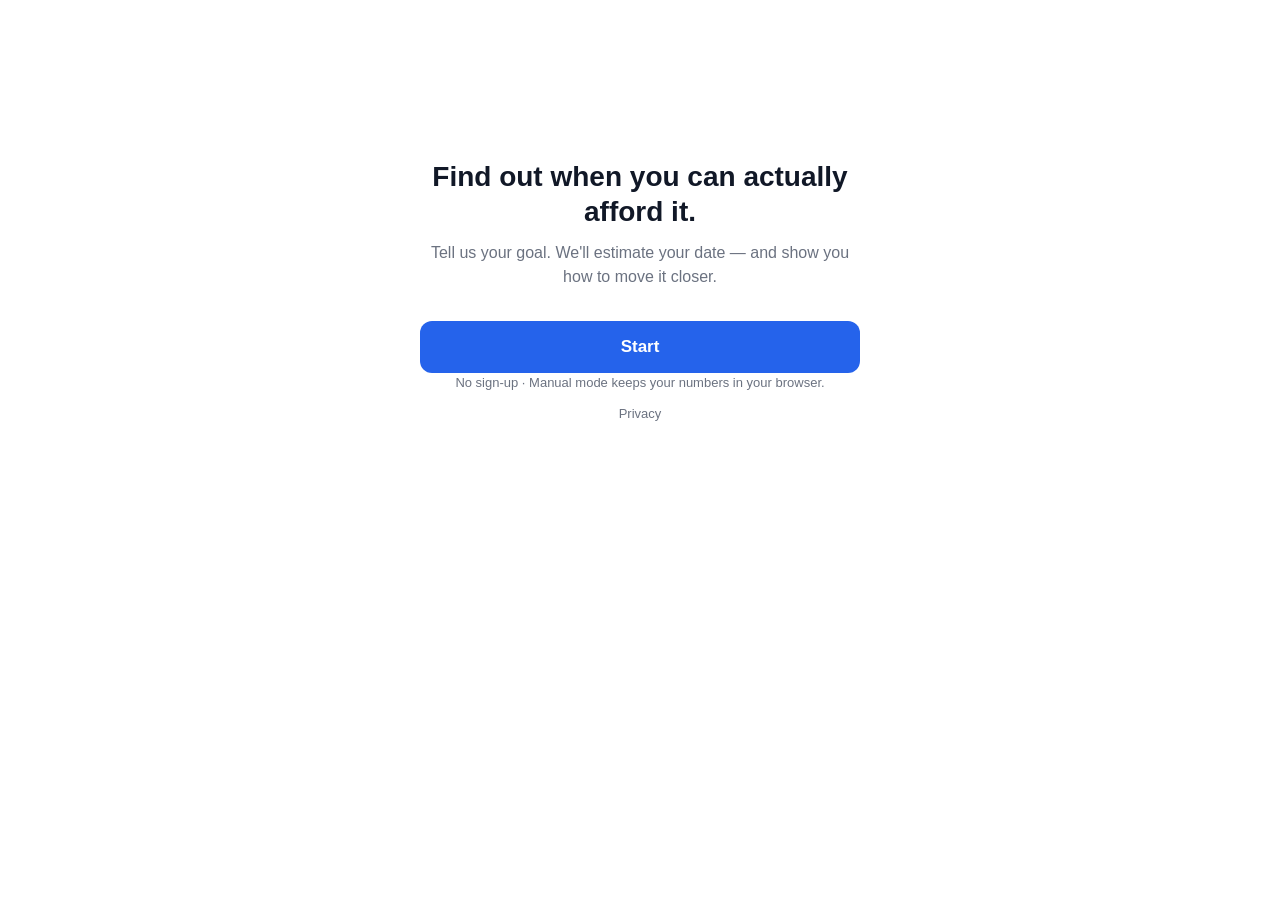
<file: index.html>
<!DOCTYPE html>
<html lang="en">
<head>
<meta charset="UTF-8">
<meta name="viewport" content="width=device-width, initial-scale=1.0">
<title>Goal Planner — Find out when you can afford it</title>
<meta name="description" content="Tell us your goal. We'll estimate your date — and show you how to move it closer.">

<!-- og:url is a placeholder — replace with the real deployed URL. -->
<meta property="og:type" content="website">
<meta property="og:url" content="https://goalplanner.app/">
<meta property="og:title" content="Goal Planner — Find out when you can actually afford it">
<meta property="og:description" content="Tell us your goal. We'll estimate your date — and show you how to move it closer.">
<meta property="og:image" content="assets/og-image.png">
<meta name="twitter:card" content="summary_large_image">
<meta name="twitter:title" content="Goal Planner — Find out when you can actually afford it">
<meta name="twitter:description" content="Tell us your goal. We'll estimate your date — and show you how to move it closer.">
<meta name="twitter:image" content="assets/og-image.png">

<link rel="stylesheet" href="css/style.css">
</head>
<body>
<div class="app-shell">

  <!-- Step 0: Landing -->
  <section id="step-0" class="step is-active" data-step="0">
    <div class="landing">
      <h1>Find out when you can actually afford it.</h1>
      <p class="sub-line">Tell us your goal. We'll estimate your date — and show you how to move it closer.</p>
      <button type="button" class="btn btn-primary" id="start-btn">Start</button>
      <p class="disclaimer landing-reassurance">No sign-up · Manual mode keeps your numbers in your browser.</p>
    </div>
  </section>

  <!-- Step 1: Goal -->
  <section id="step-1" class="step" data-step="1">
    <button type="button" class="btn-back" data-back>&larr; Back</button>

    <!-- AI free-text goal entry (V1/B1) — shown only when PARSE_ENABLED is true -->
    <div class="ai-goal-entry" id="ai-goal-entry" hidden>
      <h2>Tell us your goal</h2>
      <label for="ai-goal-text">What do you want?</label>
      <textarea id="ai-goal-text" maxlength="300" rows="3" placeholder="e.g. I want to buy a bike in about 2 years"></textarea>
      <p class="field-error" id="ai-goal-error" hidden></p>
      <button type="button" class="btn btn-primary" id="ai-parse-btn">Continue</button>
      <button type="button" class="btn-link" id="ai-manual-link">Enter details manually</button>
    </div>

    <div id="manual-goal-fields">
      <h2>What do you want?</h2>

      <label for="goal-name">Goal</label>
      <input type="text" id="goal-name" placeholder="e.g. A new car" autocomplete="off">

      <div class="chip-row" id="preset-chips">
        <button type="button" class="chip" data-preset="Car" data-cost="800000">Car</button>
        <button type="button" class="chip" data-preset="Bike" data-cost="80000">Bike</button>
        <button type="button" class="chip" data-preset="Trip" data-cost="150000">Trip</button>
        <button type="button" class="chip" data-preset="Wedding" data-cost="1500000">Wedding</button>
        <button type="button" class="chip" data-preset="House down payment" data-cost="1000000">House down payment</button>
        <button type="button" class="chip" data-preset="" data-cost="">Custom</button>
      </div>

      <label for="goal-cost">Estimated cost</label>
      <div class="input-prefix">
        <span class="prefix">₹</span>
        <input type="number" id="goal-cost" inputmode="numeric" min="0" placeholder="0">
      </div>

      <p class="field-error" id="goal-error" hidden></p>

      <button type="button" class="btn btn-primary" id="to-step-2">Next</button>
    </div>
  </section>

  <!-- Step 2: Finances -->
  <section id="step-2" class="step" data-step="2">
    <button type="button" class="btn-back" data-back>&larr; Back</button>
    <h2>Your finances</h2>

    <label for="current-savings">Saved so far</label>
    <div class="input-prefix">
      <span class="prefix">₹</span>
      <input type="number" id="current-savings" inputmode="numeric" min="0" placeholder="0">
    </div>

    <label for="monthly-income">Monthly take-home income</label>
    <div class="input-prefix">
      <span class="prefix">₹</span>
      <input type="number" id="monthly-income" inputmode="numeric" min="0" placeholder="0">
    </div>

    <label for="monthly-expenses">Monthly expenses</label>
    <div class="input-prefix">
      <span class="prefix">₹</span>
      <input type="number" id="monthly-expenses" inputmode="numeric" min="0" placeholder="0">
    </div>
    <p class="helper-text">
      Not sure? A common starting point is 70% of income
      <button type="button" class="btn-link" id="fill-70">Use 70%</button>
    </p>

    <details class="target-date-section" id="target-date-details">
      <summary>I have a target date</summary>
      <div class="target-date-fields">
        <label for="target-month">Month</label>
        <select id="target-month">
          <option value="1">January</option>
          <option value="2">February</option>
          <option value="3">March</option>
          <option value="4">April</option>
          <option value="5">May</option>
          <option value="6">June</option>
          <option value="7">July</option>
          <option value="8">August</option>
          <option value="9">September</option>
          <option value="10">October</option>
          <option value="11">November</option>
          <option value="12">December</option>
        </select>

        <label for="target-year">Year</label>
        <input type="number" id="target-year" inputmode="numeric" placeholder="2027">
      </div>
    </details>

    <p class="field-error" id="finances-error" hidden></p>

    <button type="button" class="btn btn-primary" id="to-step-3">See my date</button>
  </section>

  <!-- Step 3: Reveal -->
  <section id="step-3" class="step" data-step="3">
    <button type="button" class="btn-back" data-back>&larr; Back</button>
    <h2 class="sr-only">Your result</h2>

    <div class="reveal">
      <div aria-live="polite">
        <p class="reveal-eyebrow" id="reveal-eyebrow">At your current pace</p>
        <p class="reveal-headline" id="reveal-headline">—</p>
        <p class="reveal-subline" id="reveal-subline" hidden></p>

        <p class="reveal-unreachable-msg" id="reveal-unreachable-msg" hidden>Move the sliders to see what would make this possible.</p>

        <p class="reveal-gap-sentence" id="reveal-gap-sentence"></p>
      </div>

      <div class="whatif-sliders">
        <div class="slider-group">
          <label for="savings-slider">Monthly savings <span class="slider-value" id="savings-slider-value"></span></label>
          <input type="range" id="savings-slider" min="0" max="0" step="500" value="0">
        </div>

        <div class="slider-group">
          <label for="goal-slider">Goal amount <span class="slider-value" id="goal-slider-value"></span></label>
          <input type="range" id="goal-slider" min="-30" max="30" step="1" value="0">
        </div>
      </div>

      <div class="preset-row" id="preset-row">
        <button type="button" class="preset-btn" data-preset="current">Current</button>
        <button type="button" class="preset-btn" data-preset="faster">Faster</button>
        <button type="button" class="preset-btn" data-preset="aggressive">Aggressive</button>
      </div>

      <div class="share-row">
        <button type="button" class="btn btn-secondary" id="share-btn">Share this result</button>
      </div>

      <p class="disclaimer">Estimates based on the numbers you entered. Not financial advice.</p>

      <div class="retention-card" id="retention-card">
        <div class="retention-prompt" id="retention-prompt">
          <p class="retention-question">Want a monthly update on this date?</p>
          <form class="retention-form" id="retention-form">
            <input type="email" id="retention-email" placeholder="you@example.com" required aria-label="Email address">
            <button type="submit" class="btn-retention" id="retention-submit">Yes</button>
          </form>
        </div>
        <p class="retention-thankyou" id="retention-thankyou" hidden>Thanks — we'll keep you posted.</p>
      </div>
    </div>
  </section>

  <footer class="app-footer">
    <a href="privacy.html">Privacy</a>
  </footer>

  <!-- Share card panel -->
  <div class="share-panel" id="share-panel" hidden>
    <div class="share-panel-inner">
      <img id="share-card-preview" class="share-card-preview" alt="Shareable result card">
      <div class="share-panel-actions">
        <a id="share-whatsapp-link" class="btn btn-primary" target="_blank" rel="noopener">Share on WhatsApp</a>
        <button type="button" class="btn btn-secondary" id="share-copy-link-btn">Copy link</button>
        <a id="share-download-link" class="btn btn-secondary" download="goal-planner-result.png">Download PNG</a>
        <button type="button" class="btn-link" id="share-close-btn">Close</button>
      </div>
    </div>
  </div>

</div>

<script type="module" src="js/app.js"></script>
</body>
</html>
</file>
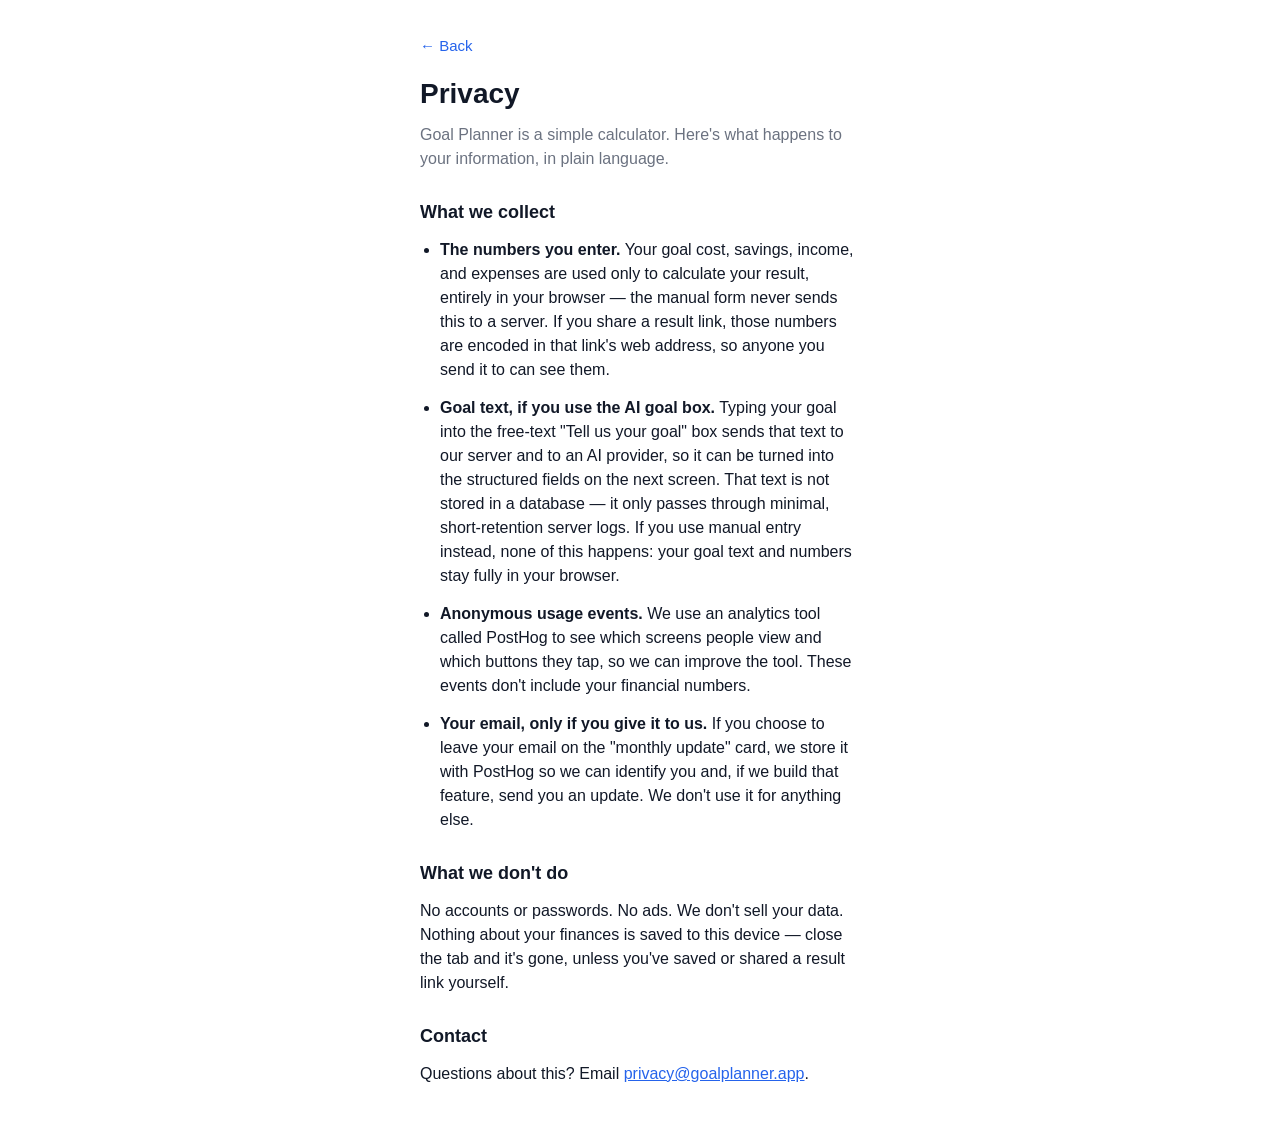
<file: privacy.html>
<!DOCTYPE html>
<html lang="en">
<head>
<meta charset="UTF-8">
<meta name="viewport" content="width=device-width, initial-scale=1.0">
<title>Privacy — Goal Planner</title>
<link rel="stylesheet" href="css/style.css">
</head>
<body>
<div class="app-shell static-page">
  <a href="index.html" class="btn-back">&larr; Back</a>

  <h1>Privacy</h1>
  <p class="sub-line">Goal Planner is a simple calculator. Here's what happens to your information, in plain language.</p>

  <h2>What we collect</h2>
  <ul class="privacy-list">
    <li><strong>The numbers you enter.</strong> Your goal cost, savings, income, and expenses are used only to calculate your result, entirely in your browser — the manual form never sends this to a server. If you share a result link, those numbers are encoded in that link's web address, so anyone you send it to can see them.</li>
    <li><strong>Goal text, if you use the AI goal box.</strong> Typing your goal into the free-text "Tell us your goal" box sends that text to our server and to an AI provider, so it can be turned into the structured fields on the next screen. That text is not stored in a database — it only passes through minimal, short-retention server logs. If you use manual entry instead, none of this happens: your goal text and numbers stay fully in your browser.</li>
    <li><strong>Anonymous usage events.</strong> We use an analytics tool called PostHog to see which screens people view and which buttons they tap, so we can improve the tool. These events don't include your financial numbers.</li>
    <li><strong>Your email, only if you give it to us.</strong> If you choose to leave your email on the "monthly update" card, we store it with PostHog so we can identify you and, if we build that feature, send you an update. We don't use it for anything else.</li>
  </ul>

  <h2>What we don't do</h2>
  <p>No accounts or passwords. No ads. We don't sell your data. Nothing about your finances is saved to this device — close the tab and it's gone, unless you've saved or shared a result link yourself.</p>

  <h2>Contact</h2>
  <!-- Placeholder — replace with your real contact address before launch. -->
  <p>Questions about this? Email <a href="mailto:privacy@goalplanner.app">privacy@goalplanner.app</a>.</p>
</div>
</body>
</html>
</file>
<file: css/style.css>
:root {
  --accent: #2563eb;
  --accent-dark: #1d4ed8;
  --text: #111827;
  --text-muted: #6b7280;
  --border: #d1d5db;
  --bg: #ffffff;
  --error: #dc2626;
  --font: -apple-system, BlinkMacSystemFont, "Segoe UI", Roboto, Helvetica, Arial, sans-serif;
}

* {
  box-sizing: border-box;
}

html,
body {
  margin: 0;
  padding: 0;
}

body {
  font-family: var(--font);
  color: var(--text);
  background: var(--bg);
  line-height: 1.5;
}

.app-shell {
  max-width: 480px;
  margin: 0 auto;
  padding: 24px 20px 40px;
  min-height: 100vh;
}

.step {
  display: none;
}

.step.is-active {
  display: block;
}

h1 {
  font-size: 1.75rem;
  line-height: 1.25;
  margin: 0 0 12px;
}

h2 {
  font-size: 1.375rem;
  margin: 0 0 20px;
}

.landing {
  padding-top: 15vh;
  text-align: center;
}

.sub-line {
  color: var(--text-muted);
  margin: 0 0 32px;
  font-size: 1rem;
}

.landing-reassurance {
  margin-top: 16px;
}

label {
  display: block;
  font-weight: 600;
  font-size: 0.9375rem;
  margin: 20px 0 8px;
}

input[type="text"],
input[type="number"],
select {
  width: 100%;
  min-height: 48px;
  padding: 12px 14px;
  font-size: 1rem;
  border: 1px solid var(--border);
  border-radius: 10px;
  font-family: inherit;
  background: var(--bg);
  color: var(--text);
}

input:focus,
select:focus {
  outline: none;
  border-color: var(--accent);
  box-shadow: 0 0 0 3px rgba(37, 99, 235, 0.15);
}

.input-prefix {
  position: relative;
  display: flex;
  align-items: center;
}

.input-prefix .prefix {
  position: absolute;
  left: 14px;
  color: var(--text-muted);
  font-size: 1rem;
  pointer-events: none;
}

.input-prefix input {
  padding-left: 30px;
}

.btn {
  display: flex;
  align-items: center;
  justify-content: center;
  width: 100%;
  min-height: 52px;
  border: none;
  border-radius: 12px;
  font-size: 1.0625rem;
  font-weight: 600;
  font-family: inherit;
  cursor: pointer;
  text-decoration: none;
  box-sizing: border-box;
}

.btn-primary {
  background: var(--accent);
  color: #ffffff;
  margin-top: 28px;
}

.btn-primary:active {
  background: var(--accent-dark);
}

.btn-secondary {
  background: #eff6ff;
  color: var(--accent);
}

.btn-secondary:active {
  background: #dbeafe;
}

.btn-back {
  display: inline-flex;
  align-items: center;
  background: none;
  border: none;
  color: var(--text-muted);
  font-size: 0.9375rem;
  font-family: inherit;
  padding: 8px 0;
  margin-bottom: 8px;
  min-height: 44px;
  cursor: pointer;
  text-decoration: none;
}

.btn-link {
  background: none;
  border: none;
  color: var(--accent);
  font-weight: 600;
  font-family: inherit;
  font-size: inherit;
  padding: 0;
  margin-left: 4px;
  cursor: pointer;
  min-height: 44px;
}

.chip-row {
  display: flex;
  flex-wrap: wrap;
  gap: 8px;
  margin: 12px 0 4px;
}

.chip {
  min-height: 44px;
  padding: 0 16px;
  border: 1px solid var(--border);
  border-radius: 999px;
  background: var(--bg);
  color: var(--text);
  font-family: inherit;
  font-size: 0.9375rem;
  cursor: pointer;
}

.chip:active {
  background: #eff6ff;
  border-color: var(--accent);
}

.helper-text {
  color: var(--text-muted);
  font-size: 0.875rem;
  margin: 8px 0 0;
}

.target-date-section {
  margin-top: 24px;
  border-top: 1px solid var(--border);
  padding-top: 16px;
}

.target-date-section summary {
  cursor: pointer;
  font-weight: 600;
  min-height: 44px;
  display: flex;
  align-items: center;
}

.target-date-fields {
  display: flex;
  flex-wrap: wrap;
  align-items: center;
  gap: 8px 12px;
  margin-top: 12px;
}

.target-date-fields label {
  margin: 0;
  font-weight: 500;
}

.target-date-fields select,
.target-date-fields input {
  flex: 1;
  min-width: 100px;
}

.field-error {
  color: var(--error);
  font-size: 0.875rem;
  margin: 16px 0 0;
}

/* AI free-text goal entry (V1/B1) */

.ai-goal-entry textarea {
  width: 100%;
  min-height: 96px;
  padding: 12px 14px;
  font-size: 1rem;
  border: 1px solid var(--border);
  border-radius: 10px;
  font-family: inherit;
  background: var(--bg);
  color: var(--text);
  resize: vertical;
}

.ai-goal-entry textarea:focus {
  outline: none;
  border-color: var(--accent);
  box-shadow: 0 0 0 3px rgba(37, 99, 235, 0.15);
}

.ai-goal-entry .btn-link {
  display: block;
  width: 100%;
  text-align: center;
  margin: 16px 0 0;
}

/* Reveal screen */

.reveal-eyebrow {
  color: var(--text-muted);
  font-size: 0.9375rem;
  font-weight: 600;
  margin: 8px 0 4px;
}

.reveal-headline {
  font-size: 2.5rem;
  line-height: 1.15;
  font-weight: 800;
  margin: 0 0 16px;
}

@keyframes reveal-pulse {
  0% { opacity: 0.45; transform: translateY(3px); }
  100% { opacity: 1; transform: translateY(0); }
}

.reveal-headline.pulse {
  animation: reveal-pulse 0.2s ease-out;
}

.reveal-subline {
  font-size: 1rem;
  color: var(--text-muted);
  margin: -8px 0 16px;
}

.reveal-unreachable-msg {
  background: #fef3c7;
  color: #92400e;
  border-radius: 10px;
  padding: 12px 14px;
  font-size: 0.9375rem;
  font-weight: 600;
  margin: 0 0 16px;
}

.reveal-gap-sentence {
  font-size: 1.0625rem;
  margin: 0 0 28px;
}

.whatif-sliders {
  border-top: 1px solid var(--border);
  padding-top: 20px;
}

.slider-group {
  margin-bottom: 24px;
}

.slider-group label {
  display: flex;
  justify-content: space-between;
  align-items: baseline;
  margin: 0 0 10px;
}

.slider-value {
  font-weight: 700;
  color: var(--accent);
}

input[type="range"] {
  width: 100%;
  height: 44px;
  margin: 0;
  accent-color: var(--accent);
  cursor: pointer;
}

input[type="range"]:focus-visible {
  outline: 3px solid var(--accent);
  outline-offset: 4px;
  border-radius: 8px;
}

.preset-row {
  display: flex;
  gap: 8px;
  margin: 4px 0 28px;
}

.preset-btn {
  flex: 1;
  min-height: 44px;
  border: 1px solid var(--border);
  border-radius: 10px;
  background: var(--bg);
  color: var(--text);
  font-family: inherit;
  font-size: 0.9375rem;
  font-weight: 600;
  cursor: pointer;
}

.preset-btn:active {
  background: #eff6ff;
  border-color: var(--accent);
}

.disclaimer {
  color: var(--text-muted);
  font-size: 0.8125rem;
  text-align: center;
  margin: 0;
}

.share-row {
  margin: 0 0 20px;
}

.share-panel {
  position: fixed;
  inset: 0;
  background: rgba(17, 24, 39, 0.6);
  display: flex;
  align-items: center;
  justify-content: center;
  padding: 24px;
  z-index: 50;
}

.share-panel[hidden] {
  display: none;
}

.share-panel-inner {
  width: 100%;
  max-width: 320px;
  display: flex;
  flex-direction: column;
  align-items: center;
}

.share-card-preview {
  width: 100%;
  max-width: 260px;
  border-radius: 16px;
  box-shadow: 0 12px 32px rgba(0, 0, 0, 0.35);
  margin-bottom: 20px;
}

.share-panel-actions {
  display: flex;
  flex-direction: column;
  gap: 10px;
  width: 100%;
}

.share-panel-actions .btn-link {
  align-self: center;
}

.retention-card {
  margin-top: 32px;
  padding-top: 20px;
  border-top: 1px solid var(--border);
  text-align: center;
}

.retention-question {
  color: var(--text-muted);
  font-size: 0.875rem;
  margin: 0 0 10px;
}

.retention-form {
  display: flex;
  gap: 8px;
}

.retention-form input[type="email"] {
  flex: 1;
  min-height: 44px;
  padding: 10px 12px;
  font-size: 0.9375rem;
  border: 1px solid var(--border);
  border-radius: 8px;
  font-family: inherit;
  background: var(--bg);
  color: var(--text);
}

.btn-retention {
  min-height: 44px;
  padding: 0 20px;
  border: none;
  border-radius: 8px;
  background: var(--accent);
  color: #ffffff;
  font-family: inherit;
  font-size: 0.9375rem;
  font-weight: 600;
  cursor: pointer;
}

.retention-thankyou {
  color: var(--text-muted);
  font-size: 0.875rem;
  margin: 0;
}

/* Static pages (privacy) */

.static-page h2 {
  font-size: 1.125rem;
  margin: 28px 0 12px;
}

.static-page p {
  margin: 0 0 12px;
}

.static-page a {
  color: var(--accent);
}

.privacy-list {
  margin: 0 0 12px;
  padding-left: 20px;
}

.privacy-list li {
  margin-bottom: 14px;
}

/* Footer */

.app-footer {
  max-width: 480px;
  margin: 0 auto;
  padding: 8px 20px 32px;
  text-align: center;
}

.app-footer a {
  color: var(--text-muted);
  font-size: 0.8125rem;
  text-decoration: none;
}

.app-footer a:active {
  color: var(--accent);
}

/* Screen-reader-only content: keeps heading structure without changing the visual design */

.sr-only {
  position: absolute;
  width: 1px;
  height: 1px;
  padding: 0;
  margin: -1px;
  overflow: hidden;
  clip: rect(0, 0, 0, 0);
  white-space: nowrap;
  border: 0;
}
</file>
